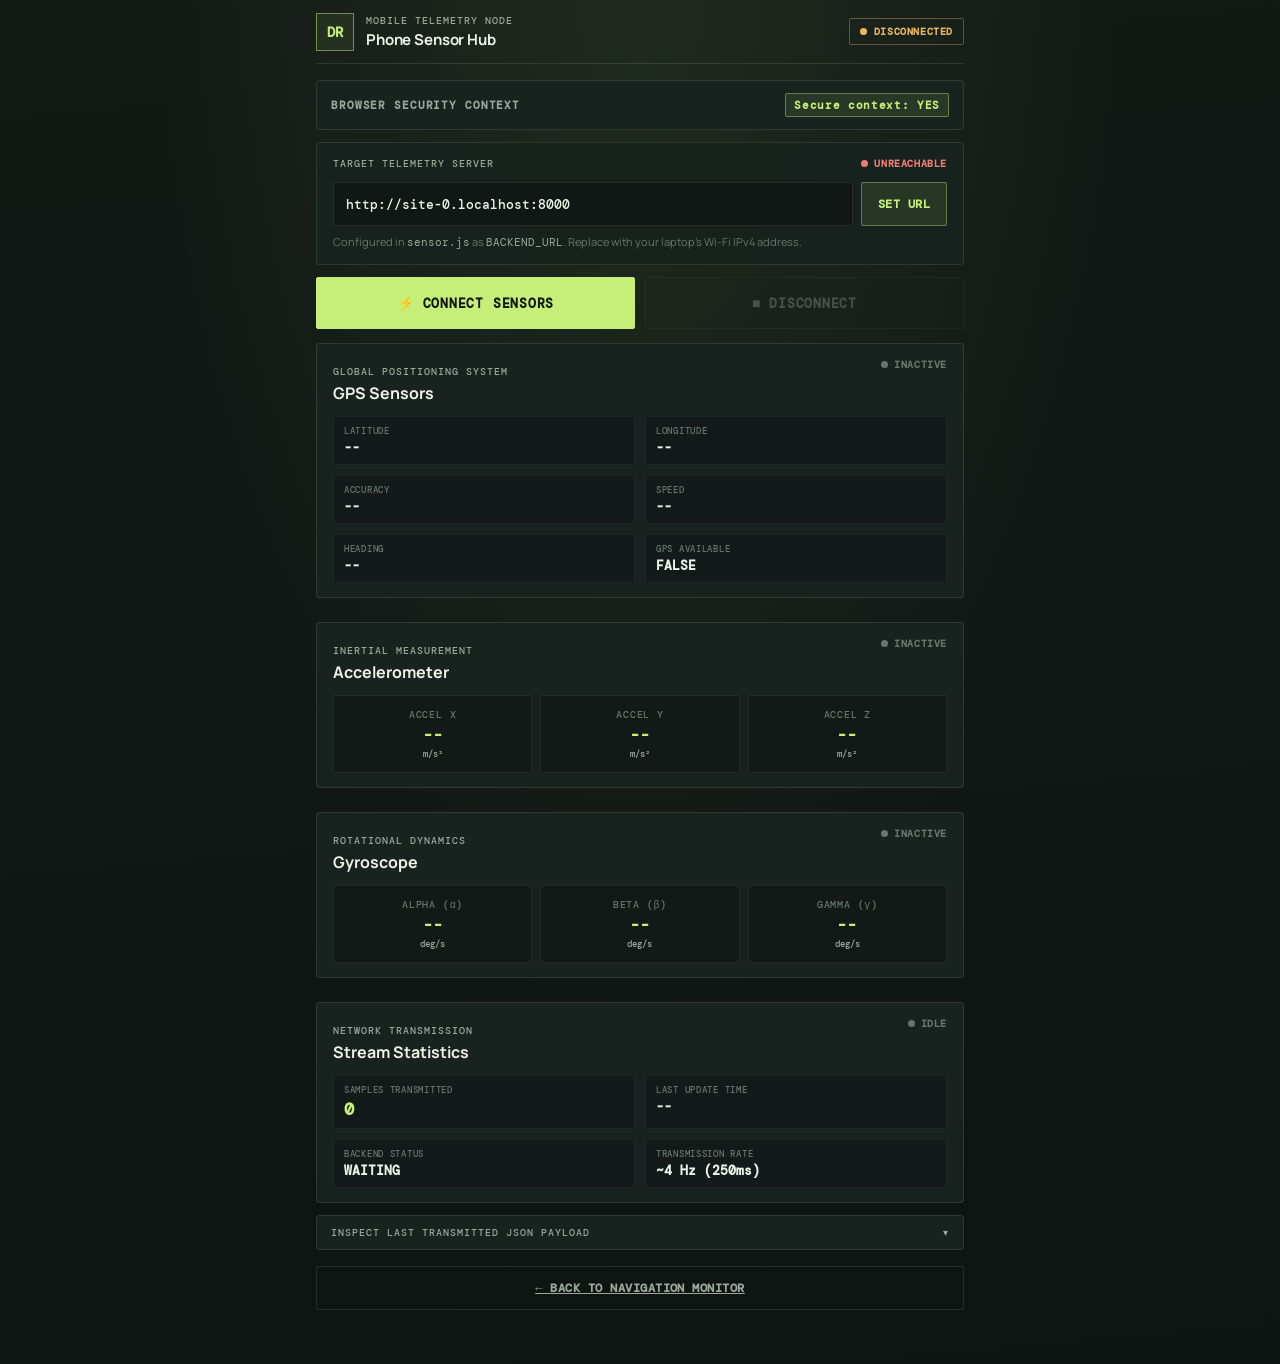
<file: frontend/sensor.html>
<!-- Mirror of AI-Dead-Reckoning/frontend/sensor.html -->
<!DOCTYPE html>
<html lang="en">
  <head>
    <meta charset="UTF-8" />
    <meta name="viewport" content="width=device-width, initial-scale=1.0, maximum-scale=1.0, user-scalable=no" />
    <meta name="theme-color" content="#101816" />
    <title>Phone Sensor Hub | AI Dead Reckoning</title>
    <link rel="preconnect" href="https://fonts.googleapis.com" />
    <link rel="preconnect" href="https://fonts.gstatic.com" crossorigin />
    <link
      href="https://fonts.googleapis.com/css2?family=DM+Mono:wght@400;500&family=Manrope:wght@400;500;600;700;800&display=swap"
      rel="stylesheet"
    />
    <link rel="stylesheet" href="sensor.css" />
  </head>
  <body>
    <main class="sensor-shell">
      <header class="topbar">
        <a class="brand" href="index.html" aria-label="Dead Reckoning home">
          <span class="brand-mark" aria-hidden="true">DR</span>
          <span>
            <span class="eyebrow">Mobile Telemetry Node</span>
            <strong>Phone Sensor Hub</strong>
          </span>
        </a>
        <div class="topbar-meta">
          <span id="header-status-pill" class="status-pill is-pending">
            <i></i><span id="header-status-text">DISCONNECTED</span>
          </span>
        </div>
      </header>

      <section id="security-banner" class="security-card" aria-label="Security Context">
        <div class="security-header">
          <span class="security-title">BROWSER SECURITY CONTEXT</span>
          <span id="secure-context-badge" class="badge badge-pending">CHECKING...</span>
        </div>
        <div id="secure-context-notice" class="security-message" hidden>
          <div class="warning-box">
            <span class="warning-icon" aria-hidden="true">⚠</span>
            <div>
              <strong>HTTPS is required for phone GPS/motion access in this browser.</strong>
              <p>
                Modern Android Chrome restricts <code>navigator.geolocation</code> and
                <code>DeviceMotionEvent</code> to Secure Contexts. Ordinary HTTP over a local IP
                (e.g., <code>http://192.168.x.x:5500</code>) is considered insecure by modern browsers.
              </p>
              <details class="security-details">
                <summary>How to enable sensor access on Android Chrome</summary>
                <ol>
                  <li>
                    <strong>Option A (Recommended - USB Port Forwarding):</strong> Connect your phone via USB, open
                    <code>chrome://inspect/#devices</code> on your laptop, and forward port <code>5500</code> and
                    <code>8000</code>. Then open <code>http://localhost:5500/sensor.html</code> on the phone (Chrome treats
                    <code>localhost</code> as a secure context).
                  </li>
                  <li>
                    <strong>Option B (Chrome Insecure Origin Flag):</strong> On your phone's Chrome browser, navigate to
                    <code>chrome://flags/#unsafely-treat-insecure-origin-as-treat-secure</code>, add your laptop's URL
                    (e.g., <code>http://&lt;LAPTOP_IP&gt;:5500</code>), enable the flag, and restart Chrome.
                  </li>
                  <li>
                    <strong>Option C (Local HTTPS):</strong> Serve the frontend using an HTTPS local server (e.g.,
                    via <code>mkcert</code> or a self-signed certificate).
                  </li>
                </ol>
              </details>
            </div>
          </div>
        </div>
      </section>

      <section class="card config-card" aria-label="Backend Configuration">
        <div class="card-header">
          <span class="eyebrow">TARGET TELEMETRY SERVER</span>
          <span id="backend-status-pill" class="status-indicator"><i></i><span id="backend-status-label">NOT CHECKED</span></span>
        </div>
        <div class="config-input-row">
          <label for="backend-url-input" class="sr-only">Backend URL</label>
          <input
            type="url"
            id="backend-url-input"
            class="config-input"
            placeholder="http://LAPTOP_IP:8000"
            spellcheck="false"
            autocomplete="off"
          />
          <button type="button" id="apply-backend-url-btn" class="button button-secondary">
            SET URL
          </button>
        </div>
        <p class="config-hint">
          Configured in <code>sensor.js</code> as <code>BACKEND_URL</code>. Replace with your laptop's Wi-Fi IPv4 address.
        </p>
      </section>

      <section class="control-actions" aria-label="Sensor Controls">
        <button type="button" id="connect-btn" class="button button-primary button-large">
          <span class="button-symbol" aria-hidden="true">⚡</span>
          <span id="connect-btn-text">CONNECT SENSORS</span>
        </button>
        <button type="button" id="disconnect-btn" class="button button-quiet button-large" disabled>
          <span class="button-symbol" aria-hidden="true">■</span>
          <span>DISCONNECT</span>
        </button>
      </section>

      <div id="sensor-alert-banner" class="alert-banner" role="alert" hidden></div>

      <div class="metrics-grid">
        <section class="card metric-card" aria-label="GPS Sensor Data">
          <div class="card-header">
            <div>
              <span class="eyebrow">GLOBAL POSITIONING SYSTEM</span>
              <h2>GPS Sensors</h2>
            </div>
            <span id="gps-status-pill" class="status-indicator"><i></i><span id="gps-status-text">INACTIVE</span></span>
          </div>

          <div class="data-pairs">
            <div class="data-pair">
              <span class="data-label">LATITUDE</span>
              <span class="data-value" id="val-latitude">--</span>
            </div>
            <div class="data-pair">
              <span class="data-label">LONGITUDE</span>
              <span class="data-value" id="val-longitude">--</span>
            </div>
            <div class="data-pair">
              <span class="data-label">ACCURACY</span>
              <span class="data-value" id="val-gps-accuracy">--</span>
            </div>
            <div class="data-pair">
              <span class="data-label">SPEED</span>
              <span class="data-value" id="val-gps-speed">--</span>
            </div>
            <div class="data-pair">
              <span class="data-label">HEADING</span>
              <span class="data-value" id="val-gps-heading">--</span>
            </div>
            <div class="data-pair">
              <span class="data-label">GPS AVAILABLE</span>
              <span class="data-value" id="val-gps-available">FALSE</span>
            </div>
          </div>
        </section>

        <section class="card metric-card" aria-label="Accelerometer Data">
          <div class="card-header">
            <div>
              <span class="eyebrow">INERTIAL MEASUREMENT</span>
              <h2>Accelerometer</h2>
            </div>
            <span id="accel-status-pill" class="status-indicator"><i></i><span id="accel-status-text">INACTIVE</span></span>
          </div>

          <div class="axis-grid">
            <div class="axis-box">
              <span class="axis-label">ACCEL X</span>
              <span class="axis-value" id="val-accel-x">--</span>
              <span class="axis-unit">m/s²</span>
            </div>
            <div class="axis-box">
              <span class="axis-label">ACCEL Y</span>
              <span class="axis-value" id="val-accel-y">--</span>
              <span class="axis-unit">m/s²</span>
            </div>
            <div class="axis-box">
              <span class="axis-label">ACCEL Z</span>
              <span class="axis-value" id="val-accel-z">--</span>
              <span class="axis-unit">m/s²</span>
            </div>
          </div>
        </section>

        <section class="card metric-card" aria-label="Gyroscope Data">
          <div class="card-header">
            <div>
              <span class="eyebrow">ROTATIONAL DYNAMICS</span>
              <h2>Gyroscope</h2>
            </div>
            <span id="gyro-status-pill" class="status-indicator"><i></i><span id="gyro-status-text">INACTIVE</span></span>
          </div>

          <div class="axis-grid">
            <div class="axis-box">
              <span class="axis-label">ALPHA (α)</span>
              <span class="axis-value" id="val-gyro-alpha">--</span>
              <span class="axis-unit" id="val-gyro-alpha-unit">deg/s</span>
            </div>
            <div class="axis-box">
              <span class="axis-label">BETA (β)</span>
              <span class="axis-value" id="val-gyro-beta">--</span>
              <span class="axis-unit" id="val-gyro-beta-unit">deg/s</span>
            </div>
            <div class="axis-box">
              <span class="axis-label">GAMMA (γ)</span>
              <span class="axis-value" id="val-gyro-gamma">--</span>
              <span class="axis-unit" id="val-gyro-gamma-unit">deg/s</span>
            </div>
          </div>
        </section>

        <section class="card metric-card" aria-label="Stream Statistics">
          <div class="card-header">
            <div>
              <span class="eyebrow">NETWORK TRANSMISSION</span>
              <h2>Stream Statistics</h2>
            </div>
            <span id="stream-status-pill" class="status-indicator"><i></i><span id="stream-status-text">IDLE</span></span>
          </div>

          <div class="data-pairs">
            <div class="data-pair">
              <span class="data-label">SAMPLES TRANSMITTED</span>
              <span class="data-value highlight-number" id="val-samples-sent">0</span>
            </div>
            <div class="data-pair">
              <span class="data-label">LAST UPDATE TIME</span>
              <span class="data-value" id="val-last-update">--</span>
            </div>
            <div class="data-pair">
              <span class="data-label">BACKEND STATUS</span>
              <span class="data-value" id="val-backend-http">WAITING</span>
            </div>
            <div class="data-pair">
              <span class="data-label">TRANSMISSION RATE</span>
              <span class="data-value" id="val-tx-rate">~4 Hz (250ms)</span>
            </div>
          </div>
        </section>
      </div>

      <section class="card inspector-card" aria-label="Payload Inspector">
        <details class="payload-details">
          <summary class="eyebrow payload-summary">
            <span>INSPECT LAST TRANSMITTED JSON PAYLOAD</span>
            <span class="details-chevron" aria-hidden="true">▾</span>
          </summary>
          <pre id="raw-payload-json" class="payload-code"><code>// Waiting for sensor samples...</code></pre>
        </details>
      </section>

      <footer class="footer-strip">
        <a href="index.html" class="button button-quiet">
          <span>← BACK TO NAVIGATION MONITOR</span>
        </a>
      </footer>
    </main>

    <script src="sensor.js"></script>
  </body>
</html>
</file>
<file: frontend/sensor.css>
:root {
  color-scheme: dark;
  --page: #101816;
  --panel: #18221e;
  --panel-raised: #202c26;
  --line: rgba(213, 228, 210, 0.12);
  --line-strong: rgba(213, 228, 210, 0.25);
  --text: #eef3ea;
  --muted: #9ba99c;
  --faint: #68766b;
  --lime: #c5ef78;
  --lime-bg: rgba(197, 239, 120, 0.1);
  --amber: #f0b95d;
  --amber-bg: rgba(240, 185, 93, 0.12);
  --red: #f17d72;
  --red-bg: rgba(241, 125, 114, 0.12);
  --cyan: #64d2ff;
  --mono: "DM Mono", Consolas, monospace;
  --sans: "Manrope", "Segoe UI", -apple-system, BlinkMacSystemFont, sans-serif;
}

* {
  box-sizing: border-box;
}

body {
  margin: 0;
  min-height: 100vh;
  color: var(--text);
  background:
    radial-gradient(ellipse at 50% 0%, rgba(119, 148, 83, 0.14), transparent 30rem),
    linear-gradient(175deg, #121a16 0%, var(--page) 50%, #0d1411 100%);
  font-family: var(--sans);
  -webkit-font-smoothing: antialiased;
  padding-bottom: 30px;
}

.sensor-shell {
  width: min(680px, 100%);
  margin: 0 auto;
  padding: 0 16px 24px;
}

.topbar {
  min-height: 64px;
  display: flex;
  justify-content: space-between;
  align-items: center;
  border-bottom: 1px solid var(--line);
  padding: 8px 0;
}

.brand {
  display: inline-flex;
  align-items: center;
  gap: 12px;
  color: inherit;
  text-decoration: none;
}

.brand-mark {
  display: grid;
  place-items: center;
  width: 38px;
  height: 38px;
  border: 1px solid rgba(197, 239, 120, 0.5);
  color: var(--lime);
  font: 700 14px var(--mono);
  background: rgba(197, 239, 120, 0.08);
}

.brand > span:last-child {
  display: grid;
  gap: 2px;
}

.brand strong {
  font-size: 15px;
  font-weight: 700;
  letter-spacing: -0.01em;
}

.eyebrow {
  margin: 0;
  color: var(--muted);
  font: 500 10px var(--mono);
  letter-spacing: 0.1em;
  text-transform: uppercase;
}

.status-pill {
  display: inline-flex;
  align-items: center;
  gap: 7px;
  padding: 6px 10px;
  border: 1px solid var(--line);
  font: 600 10px var(--mono);
  letter-spacing: 0.06em;
  border-radius: 2px;
}

.status-pill i,
.status-indicator i {
  width: 7px;
  height: 7px;
  border-radius: 50%;
  background: currentColor;
  flex-shrink: 0;
}

.status-pill.is-connected {
  color: var(--lime);
  border-color: rgba(197, 239, 120, 0.35);
  background: var(--lime-bg);
}

.status-pill.is-disconnected {
  color: var(--muted);
}

.status-pill.is-transmitting {
  color: var(--lime);
  border-color: rgba(197, 239, 120, 0.5);
  background: var(--lime-bg);
  animation: pulse-border 1.5s infinite;
}

.status-pill.is-pending {
  color: var(--amber);
  border-color: rgba(240, 185, 93, 0.35);
}

.status-pill.is-error {
  color: var(--red);
  border-color: rgba(241, 125, 114, 0.35);
  background: var(--red-bg);
}

@keyframes pulse-border {
  0%, 100% { border-color: rgba(197, 239, 120, 0.3); }
  50% { border-color: rgba(197, 239, 120, 0.9); }
}

.security-card {
  margin: 16px 0 12px;
  padding: 12px 14px;
  background: var(--panel);
  border: 1px solid var(--line);
  border-radius: 4px;
}

.security-header {
  display: flex;
  justify-content: space-between;
  align-items: center;
  gap: 10px;
}

.security-title {
  font: 600 11px var(--mono);
  letter-spacing: 0.08em;
  color: var(--muted);
}

.badge {
  display: inline-flex;
  align-items: center;
  padding: 4px 8px;
  font: 700 11px var(--mono);
  border-radius: 2px;
  letter-spacing: 0.06em;
}

.badge-yes {
  background: var(--lime-bg);
  color: var(--lime);
  border: 1px solid rgba(197, 239, 120, 0.4);
}

.badge-no {
  background: var(--red-bg);
  color: var(--red);
  border: 1px solid rgba(241, 125, 114, 0.4);
}

.badge-pending {
  background: var(--amber-bg);
  color: var(--amber);
  border: 1px solid rgba(240, 185, 93, 0.4);
}

.security-message {
  margin-top: 10px;
}

.warning-box {
  display: flex;
  gap: 12px;
  padding: 12px;
  background: rgba(241, 125, 114, 0.08);
  border-left: 3px solid var(--red);
  border-radius: 2px;
  font-size: 13px;
  line-height: 1.5;
}

.warning-icon {
  font-size: 20px;
  color: var(--red);
  flex-shrink: 0;
}

.warning-box strong {
  display: block;
  color: var(--red);
  font-weight: 700;
  margin-bottom: 4px;
}

.warning-box p {
  margin: 0 0 8px;
  color: #f7dedc;
}

.warning-box code {
  font-family: var(--mono);
  background: rgba(0, 0, 0, 0.4);
  padding: 2px 5px;
  border-radius: 2px;
  color: var(--amber);
}

.security-details {
  margin-top: 8px;
  border-top: 1px solid rgba(241, 125, 114, 0.2);
  padding-top: 8px;
}

.security-details summary {
  font: 600 11px var(--mono);
  color: var(--amber);
  cursor: pointer;
  margin-bottom: 6px;
}

.security-details ol {
  margin: 6px 0 0;
  padding-left: 18px;
  font-size: 12px;
  color: var(--muted);
  display: grid;
  gap: 6px;
}

.card {
  background: var(--panel);
  border: 1px solid var(--line);
  padding: 14px 16px;
  margin-bottom: 12px;
  border-radius: 4px;
}

.card-header {
  display: flex;
  justify-content: space-between;
  align-items: flex-start;
  margin-bottom: 12px;
}

.card-header h2 {
  margin: 2px 0 0;
  font-size: 16px;
  font-weight: 700;
  color: var(--text);
}

.status-indicator {
  display: inline-flex;
  align-items: center;
  gap: 6px;
  font: 600 10px var(--mono);
  color: var(--faint);
  letter-spacing: 0.06em;
}

.status-indicator.is-active {
  color: var(--lime);
}

.status-indicator.is-warning {
  color: var(--amber);
}

.status-indicator.is-error {
  color: var(--red);
}

.config-card {
  background: rgba(24, 34, 30, 0.95);
}

.config-input-row {
  display: flex;
  gap: 8px;
}

.config-input {
  flex: 1;
  background: rgba(16, 24, 22, 0.9);
  border: 1px solid var(--line);
  color: var(--text);
  font: 500 13px var(--mono);
  padding: 10px 12px;
  border-radius: 2px;
  min-height: 42px;
}

.config-input:focus {
  border-color: var(--lime);
  outline: none;
}

.config-hint {
  margin: 8px 0 0;
  font-size: 11px;
  color: var(--faint);
  line-height: 1.4;
}

.config-hint code {
  font-family: var(--mono);
  color: var(--muted);
}

.control-actions {
  display: grid;
  grid-template-columns: 1fr 1fr;
  gap: 10px;
  margin-bottom: 14px;
}

.button {
  min-height: 44px;
  display: inline-flex;
  align-items: center;
  justify-content: center;
  gap: 8px;
  padding: 0 16px;
  color: var(--text);
  background: transparent;
  border: 1px solid var(--line);
  border-radius: 2px;
  font: 600 12px var(--mono);
  letter-spacing: 0.04em;
  cursor: pointer;
  transition: all 120ms ease;
  user-select: none;
  -webkit-tap-highlight-color: transparent;
}

.button:hover:not(:disabled),
.button:focus-visible {
  border-color: rgba(238, 243, 234, 0.5);
  outline: none;
}

.button:disabled {
  opacity: 0.35;
  cursor: not-allowed;
}

.button-primary {
  color: #0f160e;
  background: var(--lime);
  border-color: var(--lime);
  font-weight: 700;
}

.button-primary:hover:not(:disabled) {
  background: #d4f88e;
  border-color: #d4f88e;
}

.button-secondary {
  color: var(--lime);
  border-color: rgba(197, 239, 120, 0.4);
  background: var(--lime-bg);
}

.button-quiet {
  color: var(--muted);
  border-color: var(--line);
}

.button-large {
  min-height: 52px;
  font-size: 13px;
  letter-spacing: 0.06em;
}

.button-symbol {
  font-size: 14px;
}

.alert-banner {
  margin-bottom: 12px;
  padding: 10px 14px;
  background: var(--red-bg);
  border: 1px solid rgba(241, 125, 114, 0.4);
  color: #ffb4ac;
  font-size: 12px;
  border-radius: 2px;
  line-height: 1.4;
}

.metrics-grid {
  display: grid;
  gap: 12px;
}

.data-pairs {
  display: grid;
  grid-template-columns: repeat(2, 1fr);
  gap: 10px;
}

.data-pair {
  display: flex;
  flex-direction: column;
  gap: 2px;
  padding: 8px 10px;
  background: rgba(16, 24, 22, 0.6);
  border: 1px solid rgba(213, 228, 210, 0.06);
  border-radius: 2px;
}

.data-label {
  font: 500 9px var(--mono);
  color: var(--faint);
  letter-spacing: 0.08em;
}

.data-value {
  font: 600 13px var(--mono);
  color: var(--text);
  word-break: break-all;
}

.highlight-number {
  color: var(--lime);
  font-size: 17px;
  font-weight: 700;
}

.axis-grid {
  display: grid;
  grid-template-columns: repeat(3, 1fr);
  gap: 8px;
}

.axis-box {
  display: flex;
  flex-direction: column;
  align-items: center;
  justify-content: center;
  padding: 12px 6px;
  background: rgba(16, 24, 22, 0.7);
  border: 1px solid rgba(213, 228, 210, 0.08);
  border-radius: 2px;
  text-align: center;
}

.axis-label {
  font: 500 10px var(--mono);
  color: var(--faint);
  letter-spacing: 0.08em;
  margin-bottom: 4px;
}

.axis-value {
  font: 700 16px var(--mono);
  color: var(--lime);
  margin-bottom: 2px;
}

.axis-unit {
  font: 500 9px var(--mono);
  color: var(--muted);
}

.inspector-card {
  padding: 10px 14px;
}

.payload-details summary {
  cursor: pointer;
  display: flex;
  justify-content: space-between;
  align-items: center;
  user-select: none;
}

.payload-code {
  margin: 10px 0 0;
  padding: 10px;
  background: #0d1411;
  border: 1px solid var(--line);
  color: #b9d8ba;
  font: 500 11px var(--mono);
  max-height: 220px;
  overflow-y: auto;
  white-space: pre-wrap;
  border-radius: 2px;
}

.footer-strip {
  margin-top: 16px;
  display: flex;
  justify-content: center;
}

.footer-strip .button {
  width: 100%;
}

.sr-only {
  position: absolute;
  width: 1px;
  height: 1px;
  padding: 0;
  margin: -1px;
  overflow: hidden;
  clip: rect(0, 0, 0, 0);
  border: 0;
}

@media (max-width: 420px) {
  .control-actions {
    grid-template-columns: 1fr;
  }
  .data-pairs {
    grid-template-columns: 1fr;
  }
  .axis-value {
    font-size: 14px;
  }
}
</file>
<file: AI-Dead-Reckoning/frontend/sensor.css>
:root {
  color-scheme: dark;
  --page: #101816;
  --panel: #18221e;
  --panel-raised: #202c26;
  --line: rgba(213, 228, 210, 0.12);
  --line-strong: rgba(213, 228, 210, 0.25);
  --text: #eef3ea;
  --muted: #9ba99c;
  --faint: #68766b;
  --lime: #c5ef78;
  --lime-bg: rgba(197, 239, 120, 0.1);
  --amber: #f0b95d;
  --amber-bg: rgba(240, 185, 93, 0.12);
  --red: #f17d72;
  --red-bg: rgba(241, 125, 114, 0.12);
  --cyan: #64d2ff;
  --mono: "DM Mono", Consolas, monospace;
  --sans: "Manrope", "Segoe UI", -apple-system, BlinkMacSystemFont, sans-serif;
}

* {
  box-sizing: border-box;
}

body {
  margin: 0;
  min-height: 100vh;
  color: var(--text);
  background:
    radial-gradient(ellipse at 50% 0%, rgba(119, 148, 83, 0.14), transparent 30rem),
    linear-gradient(175deg, #121a16 0%, var(--page) 50%, #0d1411 100%);
  font-family: var(--sans);
  -webkit-font-smoothing: antialiased;
  padding-bottom: 30px;
}

.sensor-shell {
  width: min(680px, 100%);
  margin: 0 auto;
  padding: 0 16px 24px;
}

/* TOPBAR */
.topbar {
  min-height: 64px;
  display: flex;
  justify-content: space-between;
  align-items: center;
  border-bottom: 1px solid var(--line);
  padding: 8px 0;
}

.brand {
  display: inline-flex;
  align-items: center;
  gap: 12px;
  color: inherit;
  text-decoration: none;
}

.brand-mark {
  display: grid;
  place-items: center;
  width: 38px;
  height: 38px;
  border: 1px solid rgba(197, 239, 120, 0.5);
  color: var(--lime);
  font: 700 14px var(--mono);
  background: rgba(197, 239, 120, 0.08);
}

.brand > span:last-child {
  display: grid;
  gap: 2px;
}

.brand strong {
  font-size: 15px;
  font-weight: 700;
  letter-spacing: -0.01em;
}

.eyebrow {
  margin: 0;
  color: var(--muted);
  font: 500 10px var(--mono);
  letter-spacing: 0.1em;
  text-transform: uppercase;
}

.status-pill {
  display: inline-flex;
  align-items: center;
  gap: 7px;
  padding: 6px 10px;
  border: 1px solid var(--line);
  font: 600 10px var(--mono);
  letter-spacing: 0.06em;
  border-radius: 2px;
}

.status-pill i,
.status-indicator i {
  width: 7px;
  height: 7px;
  border-radius: 50%;
  background: currentColor;
  flex-shrink: 0;
}

.status-pill.is-connected {
  color: var(--lime);
  border-color: rgba(197, 239, 120, 0.35);
  background: var(--lime-bg);
}

.status-pill.is-disconnected {
  color: var(--muted);
}

.status-pill.is-transmitting {
  color: var(--lime);
  border-color: rgba(197, 239, 120, 0.5);
  background: var(--lime-bg);
  animation: pulse-border 1.5s infinite;
}

.status-pill.is-pending {
  color: var(--amber);
  border-color: rgba(240, 185, 93, 0.35);
}

.status-pill.is-error {
  color: var(--red);
  border-color: rgba(241, 125, 114, 0.35);
  background: var(--red-bg);
}

@keyframes pulse-border {
  0%, 100% { border-color: rgba(197, 239, 120, 0.3); }
  50% { border-color: rgba(197, 239, 120, 0.9); }
}

/* SECURITY CONTEXT CARD */
.security-card {
  margin: 16px 0 12px;
  padding: 12px 14px;
  background: var(--panel);
  border: 1px solid var(--line);
  border-radius: 4px;
}

.security-header {
  display: flex;
  justify-content: space-between;
  align-items: center;
  gap: 10px;
}

.security-title {
  font: 600 11px var(--mono);
  letter-spacing: 0.08em;
  color: var(--muted);
}

.badge {
  display: inline-flex;
  align-items: center;
  padding: 4px 8px;
  font: 700 11px var(--mono);
  border-radius: 2px;
  letter-spacing: 0.06em;
}

.badge-yes {
  background: var(--lime-bg);
  color: var(--lime);
  border: 1px solid rgba(197, 239, 120, 0.4);
}

.badge-no {
  background: var(--red-bg);
  color: var(--red);
  border: 1px solid rgba(241, 125, 114, 0.4);
}

.badge-pending {
  background: var(--amber-bg);
  color: var(--amber);
  border: 1px solid rgba(240, 185, 93, 0.4);
}

.security-message {
  margin-top: 10px;
}

.warning-box {
  display: flex;
  gap: 12px;
  padding: 12px;
  background: rgba(241, 125, 114, 0.08);
  border-left: 3px solid var(--red);
  border-radius: 2px;
  font-size: 13px;
  line-height: 1.5;
}

.warning-icon {
  font-size: 20px;
  color: var(--red);
  flex-shrink: 0;
}

.warning-box strong {
  display: block;
  color: var(--red);
  font-weight: 700;
  margin-bottom: 4px;
}

.warning-box p {
  margin: 0 0 8px;
  color: #f7dedc;
}

.warning-box code {
  font-family: var(--mono);
  background: rgba(0, 0, 0, 0.4);
  padding: 2px 5px;
  border-radius: 2px;
  color: var(--amber);
}

.security-details {
  margin-top: 8px;
  border-top: 1px solid rgba(241, 125, 114, 0.2);
  padding-top: 8px;
}

.security-details summary {
  font: 600 11px var(--mono);
  color: var(--amber);
  cursor: pointer;
  margin-bottom: 6px;
}

.security-details ol {
  margin: 6px 0 0;
  padding-left: 18px;
  font-size: 12px;
  color: var(--muted);
  display: grid;
  gap: 6px;
}

/* CARDS */
.card {
  background: var(--panel);
  border: 1px solid var(--line);
  padding: 14px 16px;
  margin-bottom: 12px;
  border-radius: 4px;
}

.card-header {
  display: flex;
  justify-content: space-between;
  align-items: flex-start;
  margin-bottom: 12px;
}

.card-header h2 {
  margin: 2px 0 0;
  font-size: 16px;
  font-weight: 700;
  color: var(--text);
}

.status-indicator {
  display: inline-flex;
  align-items: center;
  gap: 6px;
  font: 600 10px var(--mono);
  color: var(--faint);
  letter-spacing: 0.06em;
}

.status-indicator.is-active {
  color: var(--lime);
}

.status-indicator.is-warning {
  color: var(--amber);
}

.status-indicator.is-error {
  color: var(--red);
}

/* CONFIG CARD */
.config-card {
  background: rgba(24, 34, 30, 0.95);
}

.config-input-row {
  display: flex;
  gap: 8px;
}

.config-input {
  flex: 1;
  background: rgba(16, 24, 22, 0.9);
  border: 1px solid var(--line);
  color: var(--text);
  font: 500 13px var(--mono);
  padding: 10px 12px;
  border-radius: 2px;
  min-height: 42px;
}

.config-input:focus {
  border-color: var(--lime);
  outline: none;
}

.config-hint {
  margin: 8px 0 0;
  font-size: 11px;
  color: var(--faint);
  line-height: 1.4;
}

.config-hint code {
  font-family: var(--mono);
  color: var(--muted);
}

/* BUTTONS */
.control-actions {
  display: grid;
  grid-template-columns: 1fr 1fr;
  gap: 10px;
  margin-bottom: 14px;
}

.button {
  min-height: 44px;
  display: inline-flex;
  align-items: center;
  justify-content: center;
  gap: 8px;
  padding: 0 16px;
  color: var(--text);
  background: transparent;
  border: 1px solid var(--line);
  border-radius: 2px;
  font: 600 12px var(--mono);
  letter-spacing: 0.04em;
  cursor: pointer;
  transition: all 120ms ease;
  user-select: none;
  -webkit-tap-highlight-color: transparent;
}

.button:hover:not(:disabled),
.button:focus-visible {
  border-color: rgba(238, 243, 234, 0.5);
  outline: none;
}

.button:disabled {
  opacity: 0.35;
  cursor: not-allowed;
}

.button-primary {
  color: #0f160e;
  background: var(--lime);
  border-color: var(--lime);
  font-weight: 700;
}

.button-primary:hover:not(:disabled) {
  background: #d4f88e;
  border-color: #d4f88e;
}

.button-secondary {
  color: var(--lime);
  border-color: rgba(197, 239, 120, 0.4);
  background: var(--lime-bg);
}

.button-quiet {
  color: var(--muted);
  border-color: var(--line);
}

.button-large {
  min-height: 52px;
  font-size: 13px;
  letter-spacing: 0.06em;
}

.button-symbol {
  font-size: 14px;
}

/* ALERT BANNER */
.alert-banner {
  margin-bottom: 12px;
  padding: 10px 14px;
  background: var(--red-bg);
  border: 1px solid rgba(241, 125, 114, 0.4);
  color: #ffb4ac;
  font-size: 12px;
  border-radius: 2px;
  line-height: 1.4;
}

/* METRICS GRID */
.metrics-grid {
  display: grid;
  gap: 12px;
}

/* DATA PAIRS */
.data-pairs {
  display: grid;
  grid-template-columns: repeat(2, 1fr);
  gap: 10px;
}

.data-pair {
  display: flex;
  flex-direction: column;
  gap: 2px;
  padding: 8px 10px;
  background: rgba(16, 24, 22, 0.6);
  border: 1px solid rgba(213, 228, 210, 0.06);
  border-radius: 2px;
}

.data-label {
  font: 500 9px var(--mono);
  color: var(--faint);
  letter-spacing: 0.08em;
}

.data-value {
  font: 600 13px var(--mono);
  color: var(--text);
  word-break: break-all;
}

.highlight-number {
  color: var(--lime);
  font-size: 17px;
  font-weight: 700;
}

/* AXIS GRID FOR SENSORS */
.axis-grid {
  display: grid;
  grid-template-columns: repeat(3, 1fr);
  gap: 8px;
}

.axis-box {
  display: flex;
  flex-direction: column;
  align-items: center;
  justify-content: center;
  padding: 12px 6px;
  background: rgba(16, 24, 22, 0.7);
  border: 1px solid rgba(213, 228, 210, 0.08);
  border-radius: 2px;
  text-align: center;
}

.axis-label {
  font: 500 10px var(--mono);
  color: var(--faint);
  letter-spacing: 0.08em;
  margin-bottom: 4px;
}

.axis-value {
  font: 700 16px var(--mono);
  color: var(--lime);
  margin-bottom: 2px;
}

.axis-unit {
  font: 500 9px var(--mono);
  color: var(--muted);
}

/* PAYLOAD INSPECTOR */
.inspector-card {
  padding: 10px 14px;
}

.payload-details summary {
  cursor: pointer;
  display: flex;
  justify-content: space-between;
  align-items: center;
  user-select: none;
}

.payload-code {
  margin: 10px 0 0;
  padding: 10px;
  background: #0d1411;
  border: 1px solid var(--line);
  color: #b9d8ba;
  font: 500 11px var(--mono);
  max-height: 220px;
  overflow-y: auto;
  white-space: pre-wrap;
  border-radius: 2px;
}

/* FOOTER */
.footer-strip {
  margin-top: 16px;
  display: flex;
  justify-content: center;
}

.footer-strip .button {
  width: 100%;
}

.sr-only {
  position: absolute;
  width: 1px;
  height: 1px;
  padding: 0;
  margin: -1px;
  overflow: hidden;
  clip: rect(0, 0, 0, 0);
  border: 0;
}

/* RESPONSIVE */
@media (max-width: 420px) {
  .control-actions {
    grid-template-columns: 1fr;
  }
  .data-pairs {
    grid-template-columns: 1fr;
  }
  .axis-value {
    font-size: 14px;
  }
}
</file>
